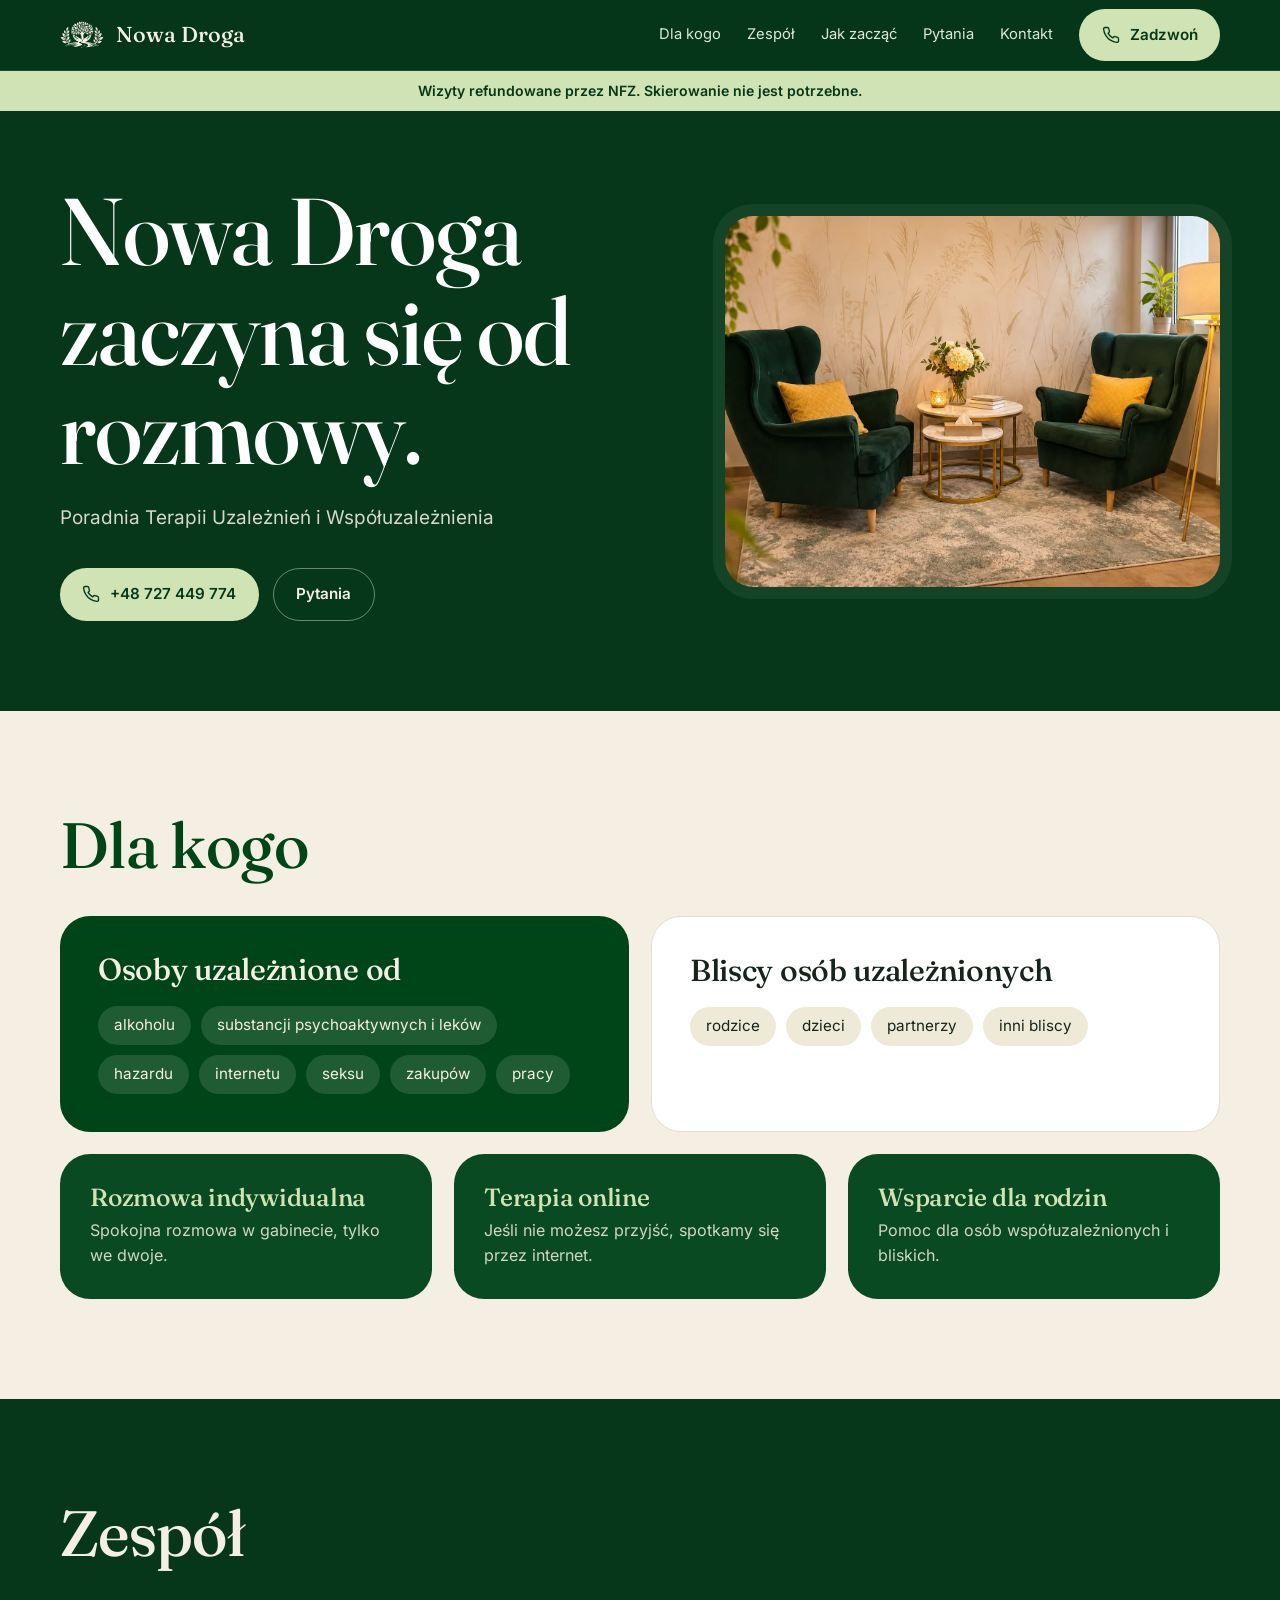
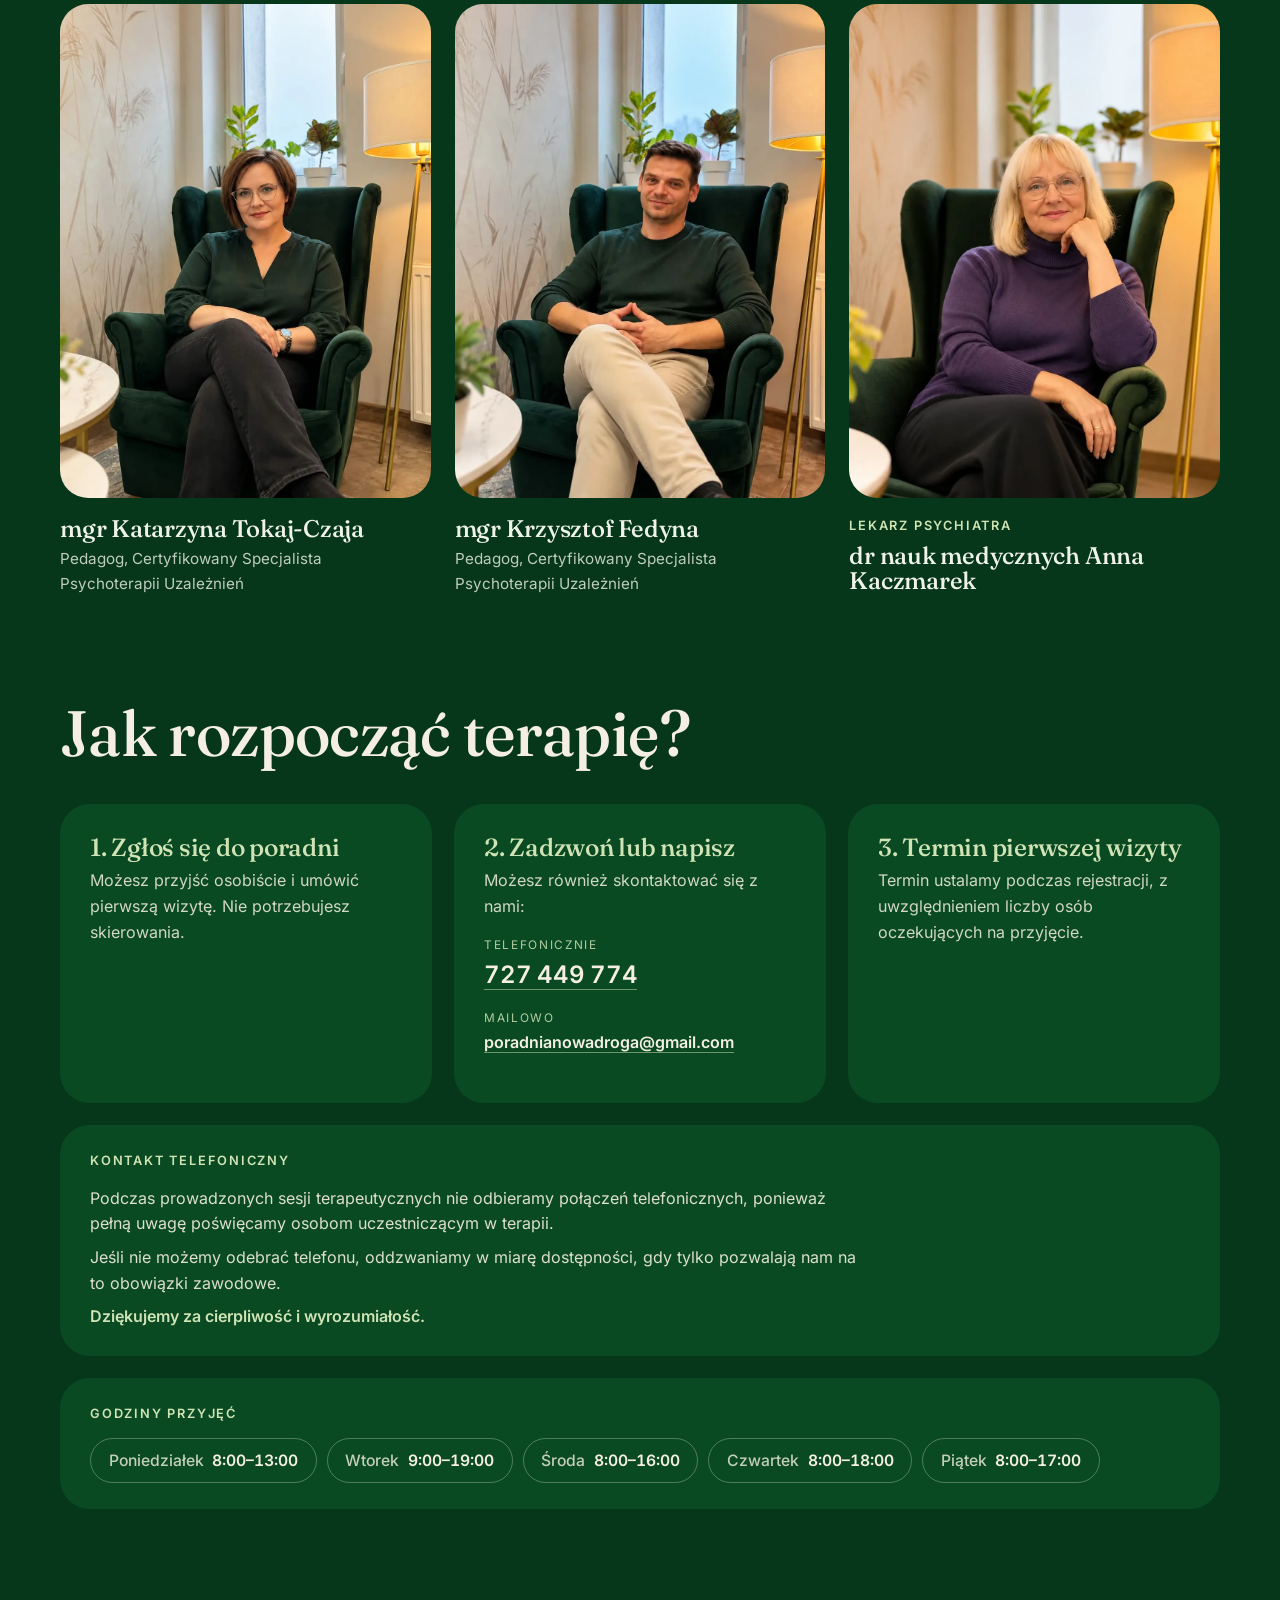
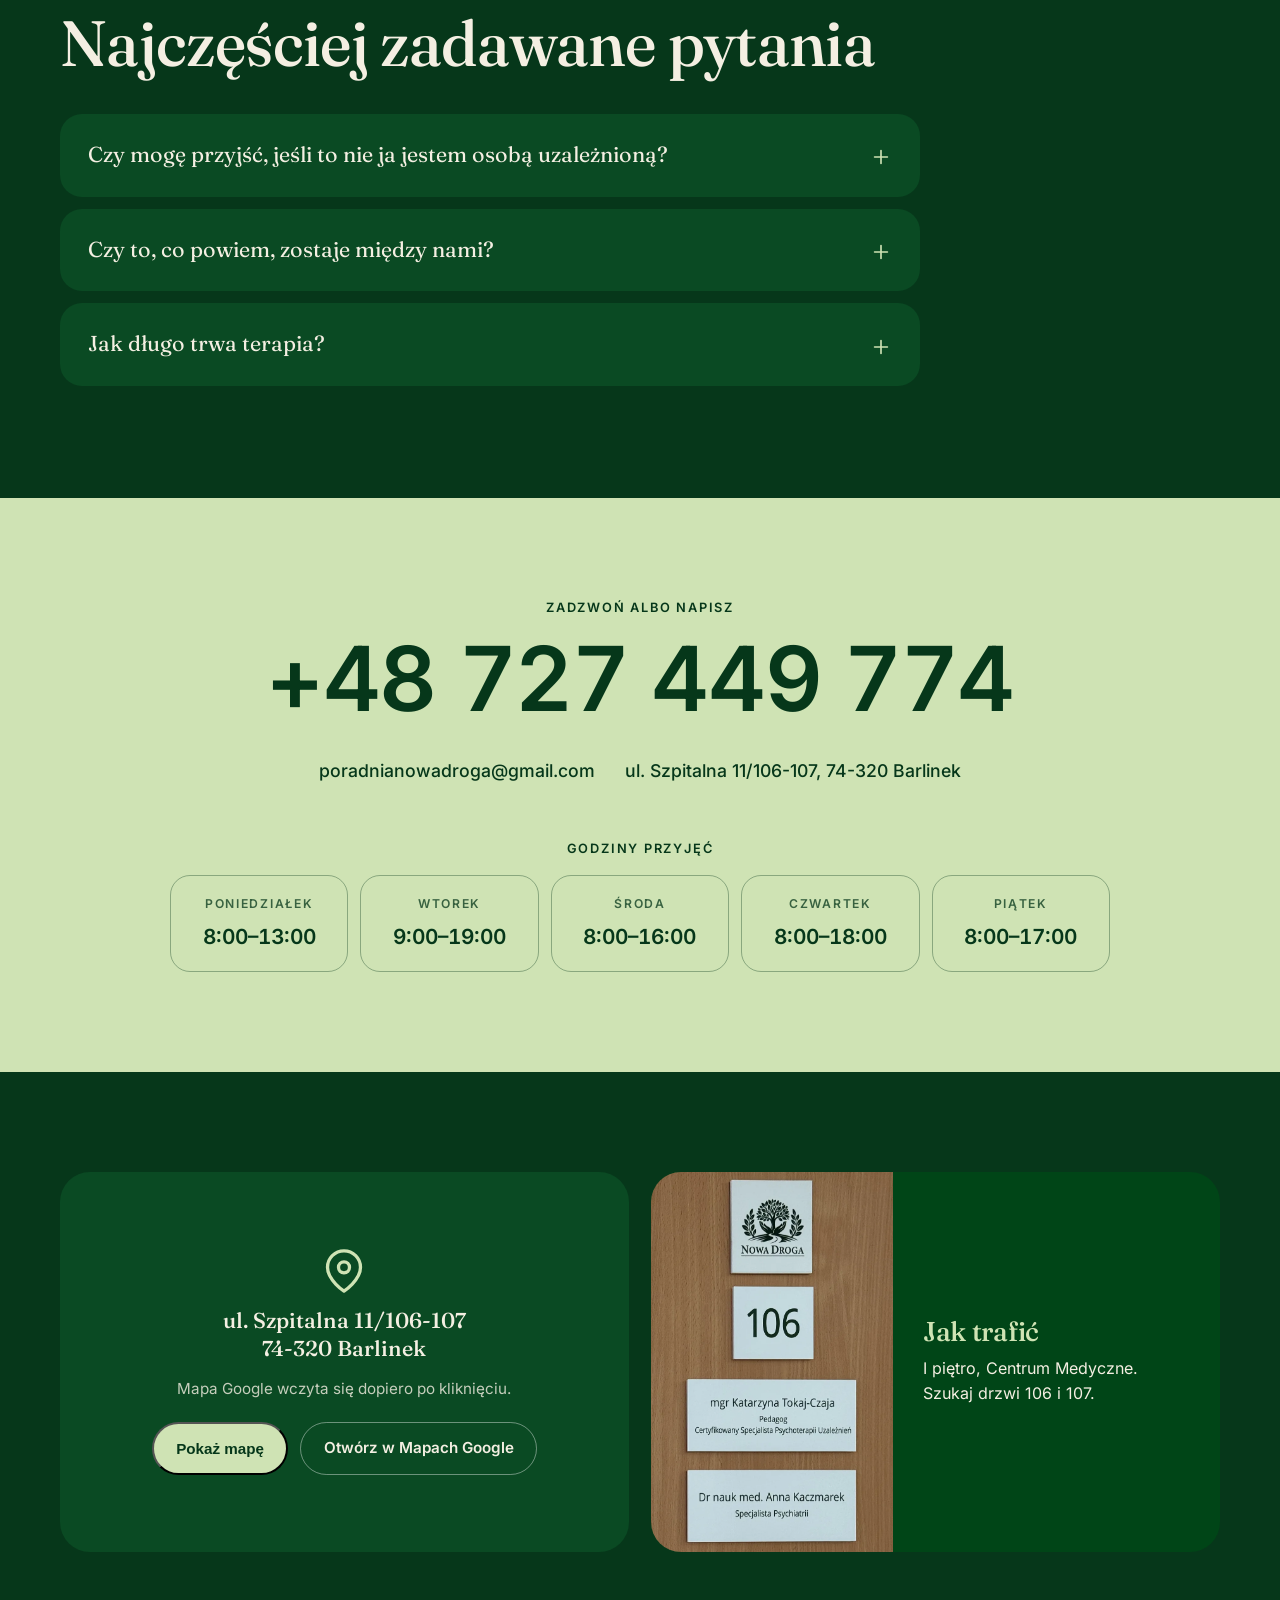
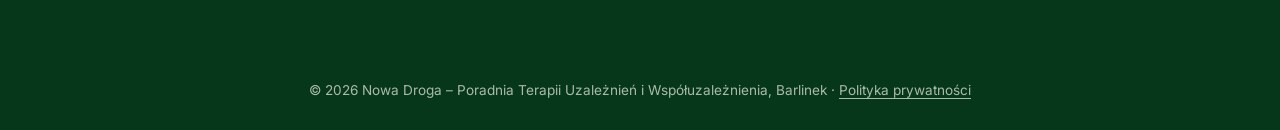
<file: index.html>
<!DOCTYPE html>
<html lang="pl">
<head>
<meta charset="UTF-8">
<meta name="viewport" content="width=device-width, initial-scale=1">
<title>Nowa Droga – Poradnia Terapii Uzależnień i Współuzależnienia | Barlinek</title>
<meta name="description" content="Poradnia terapii uzależnień i współuzależnienia w Barlinku. Wizyty refundowane przez NFZ, bez skierowania. Katarzyna Tokaj-Czaja, Krzysztof Fedyna, Anna Kaczmarek.">
<meta name="theme-color" content="#06371a">
<meta name="color-scheme" content="only light">
<meta name="supported-color-schemes" content="light">
<link rel="icon" href="src/favicon/favicon.svg" type="image/svg+xml">
<link rel="icon" href="src/favicon/favicon.ico" sizes="any">
<link rel="apple-touch-icon" href="src/favicon/apple-touch-icon.png">
<link rel="manifest" href="src/favicon/site.webmanifest">
<link rel="canonical" href="https://nowadroga-katarzyna-tokaj-czaja.pl/">
<meta property="og:type" content="website">
<meta property="og:url" content="https://nowadroga-katarzyna-tokaj-czaja.pl/">
<meta property="og:title" content="Nowa Droga – Poradnia Terapii Uzależnień i Współuzależnienia">
<meta property="og:description" content="Wizyty refundowane przez NFZ, bez skierowania. Barlinek, ul. Szpitalna 11/106-107.">
<meta property="og:image" content="https://nowadroga-katarzyna-tokaj-czaja.pl/src/zdjecia/og-image.jpg">
<meta property="og:image:width" content="1200">
<meta property="og:image:height" content="630">
<meta property="og:image:alt" content="Gabinet poradni Nowa Droga: dwa zielone fotele i stolik">
<meta name="twitter:card" content="summary_large_image">
<link rel="preload" as="font" type="font/woff2" href="/src/fonts/fraunces-latin.woff2" crossorigin>
<link rel="preload" as="font" type="font/woff2" href="/src/fonts/inter-latin.woff2" crossorigin>
<style>
/* Fraunces latin-ext */
@font-face {
  font-family: 'Fraunces';
  font-style: normal;
  font-weight: 400 500;
  font-display: swap;
  src: url(/src/fonts/fraunces-latin-ext.woff2) format('woff2');
  unicode-range: U+0100-02BA, U+02BD-02C5, U+02C7-02CC, U+02CE-02D7, U+02DD-02FF, U+0304, U+0308, U+0329, U+1D00-1DBF, U+1E00-1E9F, U+1EF2-1EFF, U+2020, U+20A0-20AB, U+20AD-20C4, U+2113, U+2C60-2C7F, U+A720-A7FF;
}
/* Fraunces latin */
@font-face {
  font-family: 'Fraunces';
  font-style: normal;
  font-weight: 400 500;
  font-display: swap;
  src: url(/src/fonts/fraunces-latin.woff2) format('woff2');
  unicode-range: U+0000-00FF, U+0131, U+0152-0153, U+02BB-02BC, U+02C6, U+02DA, U+02DC, U+0304, U+0308, U+0329, U+2000-206F, U+20AC, U+2122, U+2191, U+2193, U+2212, U+2215, U+FEFF, U+FFFD;
}
/* Inter latin-ext */
@font-face {
  font-family: 'Inter';
  font-style: normal;
  font-weight: 400 600;
  font-display: swap;
  src: url(/src/fonts/inter-latin-ext.woff2) format('woff2');
  unicode-range: U+0100-02BA, U+02BD-02C5, U+02C7-02CC, U+02CE-02D7, U+02DD-02FF, U+0304, U+0308, U+0329, U+1D00-1DBF, U+1E00-1E9F, U+1EF2-1EFF, U+2020, U+20A0-20AB, U+20AD-20C4, U+2113, U+2C60-2C7F, U+A720-A7FF;
}
/* Inter latin */
@font-face {
  font-family: 'Inter';
  font-style: normal;
  font-weight: 400 600;
  font-display: swap;
  src: url(/src/fonts/inter-latin.woff2) format('woff2');
  unicode-range: U+0000-00FF, U+0131, U+0152-0153, U+02BB-02BC, U+02C6, U+02DA, U+02DC, U+0304, U+0308, U+0329, U+2000-206F, U+20AC, U+2122, U+2191, U+2193, U+2212, U+2215, U+FEFF, U+FFFD;
}
:root{--loader-bg:#06371a;--loader-fg:#f4efe2}

*,*::before,*::after{box-sizing:border-box}
:root{color-scheme:only light}
html{scroll-behavior:smooth;-webkit-text-size-adjust:100%}
body{margin:0;font-family:var(--sans);color:var(--ink);background:var(--bg);line-height:1.6;-webkit-font-smoothing:antialiased}
img{max-width:100%;height:auto;display:block}
a{color:inherit}
h1,h2,h3,p,ul{margin:0}
ul{padding:0;list-style:none}
.wrap{width:min(1160px,100% - 40px);margin-inline:auto}
.sr{position:absolute;width:1px;height:1px;overflow:hidden;clip:rect(0 0 0 0);white-space:nowrap}
:focus-visible{outline:2px solid var(--accent);outline-offset:3px}
.mk{display:block;background:currentColor;-webkit-mask:var(--m) center/contain no-repeat;mask:var(--m) center/contain no-repeat}
.mk-logo{--m:url(src/logo/logo.svg);aspect-ratio:309/282}
.mk-znak{--m:url(src/logo/znak.svg);aspect-ratio:309/193}
/* loader */
.loader{position:fixed;inset:0;z-index:200;display:none;place-items:center;background:var(--loader-bg);color:var(--loader-fg);cursor:pointer;transition:opacity .6s ease}
html.loading .loader{display:grid}
.loader.out{opacity:0;pointer-events:none}
.loader .mk{width:min(74vw,400px);animation:lg 1.3s cubic-bezier(.2,.7,.2,1) both}
@keyframes lg{from{opacity:0;transform:translateY(14px) scale(.94)}to{opacity:1;transform:none}}
html.loading body{overflow:hidden}
/* reveal */
html.js .rv{opacity:0;transform:translateY(22px);transition:opacity .8s ease,transform .8s ease}
html.js .rv.in{opacity:1;transform:none}
/* faq */
details>summary{list-style:none;cursor:pointer}
details>summary::-webkit-details-marker{display:none}
.ic{width:22px;height:22px;flex:none}
.ic svg{width:100%;height:100%}
@media (prefers-reduced-motion:reduce){html{scroll-behavior:auto}html.js .rv{opacity:1;transform:none;transition:none}.loader .mk{animation:none}}


:root{--bg:#06371a;--ink:#eef2e8;--g:#004517;--deep:#06371a;--deep2:#0a4a23;--cream:#f4efe2;--lime:#cfe3b4;--accent:#cfe3b4;--serif:'Fraunces',Georgia,serif;--sans:'Inter',system-ui,sans-serif}
body{background:var(--deep)}
h1,h2,h3{font-family:var(--serif);font-weight:500;line-height:1.05;margin:0;letter-spacing:-.01em}
header{position:sticky;top:0;z-index:50;background:rgba(6,55,26,.88);backdrop-filter:blur(12px);border-bottom:1px solid rgba(255,255,255,.1)}
.nav{display:flex;align-items:center;justify-content:space-between;height:70px;gap:20px}
.brand{display:flex;align-items:center;gap:12px;text-decoration:none;color:var(--cream)}
.brand .mk{width:44px}
.brand b{font-family:var(--serif);font-weight:500;font-size:1.35rem}
.links{display:flex;align-items:center;gap:26px;font-size:.92rem}
.links a{text-decoration:none;color:#dfe8d6}
.links a:hover{color:#fff}
.btn{display:inline-flex;align-items:center;gap:10px;padding:.85rem 1.4rem;border-radius:999px;background:var(--lime);color:var(--deep)!important;text-decoration:none;font-weight:600;font-size:.95rem;transition:transform .2s}
.btn:hover{transform:translateY(-2px)}
.btn .ic{width:18px;height:18px}
.btn.o{background:transparent;color:var(--cream)!important;border:1px solid rgba(255,255,255,.4)}
.burger{display:none;background:none;border:0;padding:8px;color:var(--cream)}
.burger span{display:block;width:24px;height:2px;background:currentColor;margin:5px 0}
.nfz{background:var(--lime);color:var(--deep);text-align:center;font-weight:600;font-size:.88rem;padding:.55rem 1rem}
.hero{padding:70px 0 90px;color:var(--cream)}
.hero .wrap{display:grid;grid-template-columns:1.1fr .9fr;gap:60px;align-items:center}
.hero h1{font-size:clamp(3.2rem,7.4vw,6.6rem);margin-bottom:24px}
.hero h1{color:#fff}
.hero p{font-size:1.18rem;opacity:.88;max-width:none;text-wrap:balance;margin-bottom:34px}
.cta{display:flex;flex-wrap:wrap;gap:14px}
.arch{border-radius:28px;overflow:hidden;aspect-ratio:4/3;box-shadow:0 0 0 12px rgba(255,255,255,.06)}
.arch img{width:100%;height:100%;object-fit:cover}
.light{background:var(--cream);color:#16241b}
.light h2,.light h3{color:var(--g)}
section.s{padding:100px 0}
h2.big{font-size:clamp(2.4rem,5vw,4.2rem);margin-bottom:38px}
.two{display:grid;grid-template-columns:1fr 1fr;gap:22px}
.box{border-radius:30px;padding:38px;background:var(--g);color:var(--cream)}
.box.l{background:#fff;color:#16241b;border:1px solid #e4dfcf}
.box h3{font-size:1.9rem;margin-bottom:20px;color:inherit}
.box ul{display:flex;flex-wrap:wrap;gap:10px}
.box li{padding:.45rem 1rem;border-radius:999px;background:rgba(255,255,255,.12);font-size:.95rem}
.box.l li{background:#efe9d8}
.trio{display:grid;grid-template-columns:repeat(3,1fr);gap:22px;margin-top:22px}
.trio div{border-radius:30px;padding:30px;background:var(--deep2);color:var(--cream)}
.trio h3{font-size:1.55rem;margin-bottom:8px;color:var(--lime)}
.trio p{opacity:.85}
.tgrid{display:grid;grid-template-columns:repeat(3,1fr);gap:24px}
.person .pic{border-radius:28px;overflow:hidden;aspect-ratio:3/4;background:var(--g);display:grid;place-items:center}
.person .pic img{width:100%;height:100%;object-fit:cover}
.person .pic .mk{width:46%;color:rgba(255,255,255,.88)}
.person h3{font-size:1.5rem;margin:18px 0 6px}
.person p{opacity:.8;font-size:.95rem;max-width:30ch}
.person p.role{opacity:1;color:var(--lime);font-size:.8rem;font-weight:600;letter-spacing:.14em;text-transform:uppercase;margin:18px 0 6px}
.person p.role + h3{margin-top:0}
.pic.ph{background:var(--g)}
.faq{max-width:860px}
.faq details{background:var(--deep2);border-radius:22px;margin-bottom:12px;color:var(--cream)}
.faq summary{display:flex;justify-content:space-between;align-items:center;gap:20px;padding:24px 28px;font-family:var(--serif);font-size:1.35rem}
.faq .pl{transition:transform .3s;color:var(--lime)}
.faq details[open] .pl{transform:rotate(45deg)}
.faq details p{padding:0 28px 26px;opacity:.85;max-width:60ch}
.big-phone{background:var(--lime);color:var(--deep);padding:100px 0;text-align:center}
.big-phone p.k{font-weight:600;letter-spacing:.14em;text-transform:uppercase;font-size:.8rem;margin-bottom:12px}
.big-phone a.tel{display:block;font-family:var(--sans);font-weight:700;font-variant-numeric:lining-nums tabular-nums;letter-spacing:-.015em;font-size:clamp(2.1rem,8.2vw,5.6rem);text-decoration:none;line-height:1.1;margin-bottom:28px}
.big-phone .row{display:flex;flex-wrap:wrap;gap:12px 30px;justify-content:center;font-weight:500;font-size:1.1rem}
.big-phone a{text-decoration:none}
.hrs{margin-top:54px}
.hrs p.k{margin-bottom:16px}
.hrs ul{display:grid;grid-template-columns:repeat(5,1fr);gap:12px;max-width:940px;margin:0 auto}
.hrs li{border:1px solid rgba(6,55,26,.35);border-radius:20px;padding:18px 10px}
.hrs b{display:block;font-weight:600;font-size:.76rem;letter-spacing:.14em;text-transform:uppercase;opacity:.75;margin-bottom:6px}
.hrs span{font-family:var(--sans);font-weight:600;font-variant-numeric:lining-nums tabular-nums;font-size:1.3rem}
.steps3 a{color:var(--lime);font-weight:600}
.steps3 .cont{display:grid;gap:14px;margin:16px 0 18px}
.steps3 .cont span{display:block;font-size:.74rem;letter-spacing:.14em;text-transform:uppercase;color:var(--lime);opacity:.85;margin-bottom:2px}
.steps3 .cont a{color:var(--cream);text-decoration:none;font-size:1rem;overflow-wrap:anywhere;border-bottom:1px solid rgba(207,227,180,.5)}
.steps3 .cont a.ph{font-size:1.5rem;font-weight:700;letter-spacing:-.01em;white-space:nowrap;font-variant-numeric:lining-nums tabular-nums}
.steps3 .trio p.note{font-size:.92rem;opacity:.78;padding-top:14px;border-top:1px solid rgba(255,255,255,.14)}
.hstrip{margin-top:22px;border-radius:30px;padding:26px 30px;background:var(--deep2);color:var(--cream)}
.hstrip p.k{font-size:.8rem;letter-spacing:.14em;text-transform:uppercase;font-weight:600;color:var(--lime);margin-bottom:14px}
.hstrip.pnote p:not(.k){opacity:.9;max-width:78ch;margin-bottom:8px}
.hstrip.pnote p.th{color:var(--lime);font-weight:600;opacity:1;margin-bottom:0}
.hstrip ul{display:flex;flex-wrap:wrap;gap:10px}
.hstrip li{border:1px solid rgba(255,255,255,.28);border-radius:999px;padding:.55rem 1.1rem;font-size:.98rem}
.hstrip b{font-weight:500;opacity:.8;margin-right:.55em}
.hstrip span{font-weight:600;font-variant-numeric:lining-nums tabular-nums}
.where{display:grid;grid-template-columns:1fr 1fr;gap:22px}
.where .map{border-radius:30px;overflow:hidden;min-height:380px}
.where iframe{width:100%;height:100%;min-height:380px;border:0}
.mapf{display:grid;place-content:center;justify-items:center;gap:14px;text-align:center;min-height:380px;height:100%;background:var(--deep2);color:var(--cream);padding:30px}
.mapf .ic{width:44px;height:44px;color:var(--lime)}
.mapf strong{font-family:var(--serif);font-weight:500;font-size:1.35rem;line-height:1.3}
.mapf p{opacity:.8;font-size:.95rem}
.mapf .mapb{display:flex;flex-wrap:wrap;gap:12px;justify-content:center;margin-top:6px}
footer a{color:inherit;text-underline-offset:3px}
.where .door{border-radius:30px;overflow:hidden;background:var(--g);color:var(--cream);display:grid;grid-template-columns:.85fr 1.15fr;align-items:stretch}
.where .door img{width:100%;height:100%;object-fit:cover}
.where .door div{padding:30px;align-self:center}
.where .door h3{font-size:1.7rem;color:var(--lime);margin-bottom:10px}
footer{padding:28px 0;text-align:center;font-size:.85rem;color:#a9bba8}
@media (max-width:900px){
 .links{position:absolute;left:0;right:0;top:100%;background:var(--deep);flex-direction:column;align-items:flex-start;padding:10px 20px 24px;gap:0;display:none;border-bottom:1px solid rgba(255,255,255,.1)}
 .links a{padding:14px 0;width:100%}
 .links .btn{width:auto;margin-top:8px;padding:.85rem 1.4rem}
 header.open .links{display:flex}
 .burger{display:block}
 .hero{padding:36px 0 60px}.hero .wrap{grid-template-columns:1fr;gap:40px}
 .arch{max-width:380px;order:-1;margin-inline:auto}
 .two,.trio,.tgrid,.where{grid-template-columns:1fr}.tgrid{max-width:380px;margin-inline:auto}
 .where .door{grid-template-columns:1fr}.where .door img{max-height:none;aspect-ratio:4/5;object-position:center 60%}
 section.s{padding:68px 0}
 .hrs ul{grid-template-columns:1fr;gap:8px}.hrs li{display:flex;justify-content:space-between;align-items:center;padding:14px 18px;border-radius:16px}.hrs b{margin:0}
}

</style>
<script>
(function(){var h=document.documentElement;h.classList.add('js');
try{if(sessionStorage.getItem('nd')||(window.matchMedia&&matchMedia('(prefers-reduced-motion: reduce)').matches))return;sessionStorage.setItem('nd','1')}catch(e){return}
h.classList.add('loading');
function end(){var l=document.querySelector('.loader');if(l)l.classList.add('out');setTimeout(function(){h.classList.remove('loading')},650)}
window.__ndEnd=end;setTimeout(end,2100);
})();
</script>
<script type="application/ld+json">{"@context": "https://schema.org", "@type": "MedicalBusiness", "name": "Nowa Droga – Poradnia Terapii Uzależnień i Współuzależnienia", "image": "https://nowadroga-katarzyna-tokaj-czaja.pl/src/zdjecia/og-image.jpg", "url": "https://nowadroga-katarzyna-tokaj-czaja.pl/", "telephone": "+48 727 449 774", "email": "poradnianowadroga@gmail.com", "address": {"@type": "PostalAddress", "streetAddress": "ul. Szpitalna 11/106-107", "addressLocality": "Barlinek", "postalCode": "74-320", "addressCountry": "PL"}, "openingHoursSpecification": [{"@type": "OpeningHoursSpecification", "dayOfWeek": "Monday", "opens": "08:00", "closes": "13:00"}, {"@type": "OpeningHoursSpecification", "dayOfWeek": "Tuesday", "opens": "09:00", "closes": "19:00"}, {"@type": "OpeningHoursSpecification", "dayOfWeek": "Wednesday", "opens": "08:00", "closes": "16:00"}, {"@type": "OpeningHoursSpecification", "dayOfWeek": "Thursday", "opens": "08:00", "closes": "18:00"}, {"@type": "OpeningHoursSpecification", "dayOfWeek": "Friday", "opens": "08:00", "closes": "17:00"}]}</script>
</head>
<body>
<div class="loader" aria-hidden="true"><div class="mk mk-logo"></div></div>
<header data-nav>
<div class="wrap nav">
<a class="brand" href="#"><span class="mk mk-znak"></span><b>Nowa Droga</b></a>
<button class="burger" data-burger aria-label="Menu" aria-expanded="false"><span></span><span></span><span></span></button>
<nav class="links" aria-label="Menu główne">
<a href="#dla-kogo">Dla kogo</a><a href="#zespol">Zespół</a><a href="#terapia">Jak zacząć</a><a href="#pytania">Pytania</a><a href="#kontakt">Kontakt</a>
<a class="btn" href="tel:+48727449774"><span class="ic"><svg viewBox="0 0 24 24" fill="none" stroke="currentColor" stroke-width="1.8" stroke-linecap="round" stroke-linejoin="round" aria-hidden="true"><path d="M22 16.9v3a2 2 0 0 1-2.2 2 19.8 19.8 0 0 1-8.6-3.1 19.5 19.5 0 0 1-6-6A19.8 19.8 0 0 1 2.1 4.2 2 2 0 0 1 4.1 2h3a2 2 0 0 1 2 1.7c.1.9.4 1.9.7 2.8a2 2 0 0 1-.5 2.1L8.1 9.9a16 16 0 0 0 6 6l1.3-1.3a2 2 0 0 1 2.1-.4c.9.3 1.8.6 2.8.7a2 2 0 0 1 1.7 2z"/></svg></span>Zadzwoń</a>
</nav>
</div>
</header>
<div class="nfz">Wizyty refundowane przez NFZ. Skierowanie nie jest potrzebne.</div>
<main>
<section class="hero"><div class="wrap">
<div>
<h1>Nowa Droga zaczyna się od rozmowy.</h1>
<p>Poradnia Terapii Uzależnień i Współuzależnienia</p>
<div class="cta"><a class="btn" href="tel:+48727449774"><span class="ic"><svg viewBox="0 0 24 24" fill="none" stroke="currentColor" stroke-width="1.8" stroke-linecap="round" stroke-linejoin="round" aria-hidden="true"><path d="M22 16.9v3a2 2 0 0 1-2.2 2 19.8 19.8 0 0 1-8.6-3.1 19.5 19.5 0 0 1-6-6A19.8 19.8 0 0 1 2.1 4.2 2 2 0 0 1 4.1 2h3a2 2 0 0 1 2 1.7c.1.9.4 1.9.7 2.8a2 2 0 0 1-.5 2.1L8.1 9.9a16 16 0 0 0 6 6l1.3-1.3a2 2 0 0 1 2.1-.4c.9.3 1.8.6 2.8.7a2 2 0 0 1 1.7 2z"/></svg></span>+48 727 449 774</a><a class="btn o" href="#pytania">Pytania</a></div>
</div>
<div class="arch"><img src="src/zdjecia/gabinet-render.webp" width="1357" height="1018" alt="Wnętrze gabinetu: dwa zielone fotele z żółtymi poduszkami, stolik i lampa przy ścianie z motywem trzcin" fetchpriority="high" decoding="async"></div>
</div></section>

<section class="s light" id="dla-kogo"><div class="wrap">
<h2 class="big rv">Dla kogo</h2>
<div class="two"><div class="box  rv"><h3>Osoby uzależnione od</h3><ul><li>alkoholu</li><li>substancji psychoaktywnych i leków</li><li>hazardu</li><li>internetu</li><li>seksu</li><li>zakupów</li><li>pracy</li></ul></div><div class="box l rv"><h3>Bliscy osób uzależnionych</h3><ul><li>rodzice</li><li>dzieci</li><li>partnerzy</li><li>inni bliscy</li></ul></div></div>
<div class="trio" style="margin-top:22px"><div class="rv"><h3>Rozmowa indywidualna</h3><p>Spokojna rozmowa w gabinecie, tylko we dwoje.</p></div><div class="rv"><h3>Terapia online</h3><p>Jeśli nie możesz przyjść, spotkamy się przez internet.</p></div><div class="rv"><h3>Wsparcie dla rodzin</h3><p>Pomoc dla osób współuzależnionych i bliskich.</p></div></div>
</div></section>

<section class="s" id="zespol"><div class="wrap">
<h2 class="big rv" style="color:var(--cream)">Zespół</h2>
<div class="tgrid"><article class="person rv"><div class="pic"><img src="src/zdjecia/kasia.webp" width="1000" height="1333" alt="Katarzyna Tokaj-Czaja w fotelu w gabinecie poradni" loading="lazy" decoding="async"></div><h3>mgr Katarzyna Tokaj-Czaja</h3><p>Pedagog, Certyfikowany Specjalista Psychoterapii Uzależnień</p></article>
<article class="person rv"><div class="pic"><img src="src/zdjecia/krzysiek.webp" width="1000" height="1333" alt="Krzysztof Fedyna w fotelu w gabinecie poradni" loading="lazy" decoding="async"></div><h3>mgr Krzysztof Fedyna</h3><p>Pedagog, Certyfikowany Specjalista Psychoterapii Uzależnień</p></article>
<article class="person rv"><div class="pic"><img src="src/zdjecia/ania.webp" width="1000" height="1333" alt="Anna Kaczmarek w fotelu w gabinecie poradni" loading="lazy" decoding="async"></div><p class="role">Lekarz psychiatra</p><h3>dr nauk medycznych Anna Kaczmarek</h3></article></div>
</div></section>

<section class="s steps3" id="terapia" style="padding-top:0"><div class="wrap">
<h2 class="big rv" style="color:var(--cream)">Jak rozpocząć terapię?</h2>
<div class="trio" style="margin-top:0">
<div class="rv"><h3>1. Zgłoś się do poradni</h3><p>Możesz przyjść osobiście i umówić pierwszą wizytę. Nie potrzebujesz skierowania.</p></div>
<div class="rv"><h3>2. Zadzwoń lub napisz</h3><p>Możesz również skontaktować się z nami:</p>
<ul class="cont"><li><span>Telefonicznie</span><a class="ph" href="tel:+48727449774">727 449 774</a></li><li><span>Mailowo</span><a href="mailto:poradnianowadroga@gmail.com">poradnianowadroga@gmail.com</a></li></ul></div>
<div class="rv"><h3>3. Termin pierwszej wizyty</h3><p>Termin ustalamy podczas rejestracji, z uwzględnieniem liczby osób oczekujących na przyjęcie.</p></div>
</div>
<div class="hstrip pnote rv"><p class="k">Kontakt telefoniczny</p>
<p>Podczas prowadzonych sesji terapeutycznych nie odbieramy połączeń telefonicznych, ponieważ pełną uwagę poświęcamy osobom uczestniczącym w terapii.</p>
<p>Jeśli nie możemy odebrać telefonu, oddzwaniamy w miarę dostępności, gdy tylko pozwalają nam na to obowiązki zawodowe.</p>
<p class="th">Dziękujemy za cierpliwość i wyrozumiałość.</p></div>
<div class="hstrip rv"><p class="k">Godziny przyjęć</p><ul><li><b>Poniedziałek</b><span>8:00–13:00</span></li><li><b>Wtorek</b><span>9:00–19:00</span></li><li><b>Środa</b><span>8:00–16:00</span></li><li><b>Czwartek</b><span>8:00–18:00</span></li><li><b>Piątek</b><span>8:00–17:00</span></li></ul></div>
</div></section>

<section class="s" id="pytania" style="padding-top:0"><div class="wrap">
<h2 class="big rv" style="color:var(--cream)">Najczęściej zadawane pytania</h2>
<div class="faq">
<details class="rv"><summary><span>Czy mogę przyjść, jeśli to nie ja jestem osobą uzależnioną?</span><span class="ic pl"><svg viewBox="0 0 24 24" fill="none" stroke="currentColor" stroke-width="1.8" stroke-linecap="round" aria-hidden="true"><path d="M12 5v14M5 12h14"/></svg></span></summary><p>Tak. Pomagamy również bliskim osób uzależnionych oraz osobom doświadczającym trudności w relacjach z nimi.</p></details>
<details class="rv"><summary><span>Czy to, co powiem, zostaje między nami?</span><span class="ic pl"><svg viewBox="0 0 24 24" fill="none" stroke="currentColor" stroke-width="1.8" stroke-linecap="round" aria-hidden="true"><path d="M12 5v14M5 12h14"/></svg></span></summary><p>Tak. Obowiązuje nas tajemnica zawodowa. Twoje sprawy traktujemy z szacunkiem i dyskrecją, zgodnie z zasadami poufności i obowiązującymi przepisami.</p></details>
<details class="rv"><summary><span>Jak długo trwa terapia?</span><span class="ic pl"><svg viewBox="0 0 24 24" fill="none" stroke="currentColor" stroke-width="1.8" stroke-linecap="round" aria-hidden="true"><path d="M12 5v14M5 12h14"/></svg></span></summary><p>Czas terapii ustalamy indywidualnie. Zależy on od Twoich potrzeb, trudności i celów, nad którymi będziemy wspólnie pracować.</p></details>
</div>
</div></section>

<section class="big-phone" id="kontakt"><div class="wrap">
<p class="k rv">Zadzwoń albo napisz</p>
<a class="tel rv" href="tel:+48727449774">+48 727 449 774</a>
<div class="row rv"><a href="mailto:poradnianowadroga@gmail.com">poradnianowadroga@gmail.com</a><span>ul. Szpitalna 11/106-107, 74-320 Barlinek</span></div>
<div class="hrs rv"><p class="k">Godziny przyjęć</p><ul><li><b>Poniedziałek</b><span>8:00–13:00</span></li><li><b>Wtorek</b><span>9:00–19:00</span></li><li><b>Środa</b><span>8:00–16:00</span></li><li><b>Czwartek</b><span>8:00–18:00</span></li><li><b>Piątek</b><span>8:00–17:00</span></li></ul></div>
</div></section>

<section class="s"><div class="wrap where">
<div class="map rv"><div class="mapf" data-map="https://www.google.com/maps/embed?pb=!1m18!1m12!1m3!1d2397.209769790248!2d15.21021431580601!3d53.00316997991373!2m3!1f0!2f0!3f0!3m2!1i1024!2i768!4f13.1!3m3!1m2!1s0x47a8f9b7a2a40ba3%3A0x9ef33da4596c8fc3!2sSzpitalna%2011%2C%2074-320%20Barlinek!5e0!3m2!1spl!2spl!4v1650000000000!5m2!1spl!2spl"><span class="ic"><svg viewBox="0 0 24 24" fill="none" stroke="currentColor" stroke-width="1.8" stroke-linecap="round" stroke-linejoin="round" aria-hidden="true"><path d="M21 10c0 7-9 13-9 13S3 17 3 10a9 9 0 0 1 18 0z"/><circle cx="12" cy="10" r="3"/></svg></span><strong>ul. Szpitalna 11/106-107<br>74-320 Barlinek</strong><p>Mapa Google wczyta się dopiero po kliknięciu.</p><div class="mapb"><button type="button" class="btn" data-showmap>Pokaż mapę</button><a class="btn o" href="https://www.google.com/maps/search/?api=1&amp;query=Szpitalna+11%2C+74-320+Barlinek" target="_blank" rel="noopener">Otwórz w Mapach Google</a></div></div></div>
<div class="door rv"><img src="src/zdjecia/drzwi-106.webp" width="900" height="1200" alt="Drzwi poradni z numerem 106" loading="lazy" decoding="async"><div><h3>Jak trafić</h3><p>I piętro, Centrum Medyczne. Szukaj drzwi 106 i 107.</p></div></div>
</div></section>
</main>
<footer><div class="wrap">&copy; 2026 Nowa Droga – Poradnia Terapii Uzależnień i Współuzależnienia, Barlinek · <a href="polityka-prywatnosci/">Polityka prywatności</a></div></footer>
<script>
(function(){
var l=document.querySelector('.loader');if(l)l.addEventListener('click',function(){window.__ndEnd&&window.__ndEnd()});
var hd=document.querySelector('[data-nav]'),bt=document.querySelector('[data-burger]');
if(bt&&hd){bt.addEventListener('click',function(){var o=hd.classList.toggle('open');bt.setAttribute('aria-expanded',o)});
hd.querySelectorAll('a').forEach(function(a){a.addEventListener('click',function(){hd.classList.remove('open');bt.setAttribute('aria-expanded',false)})})}
var els=document.querySelectorAll('.rv');
if('IntersectionObserver' in window){var io=new IntersectionObserver(function(es){es.forEach(function(e){if(e.isIntersecting){e.target.classList.add('in');io.unobserve(e.target)}})},{threshold:.12,rootMargin:'0px 0px -6% 0px'});els.forEach(function(e){io.observe(e)})}else{els.forEach(function(e){e.classList.add('in')})}
})();
</script>
<script>
document.addEventListener('click',function(e){var b=e.target.closest&&e.target.closest('[data-showmap]');if(!b)return;
var f=b.closest('[data-map]'),i=document.createElement('iframe');i.title='Mapa dojazdu: Szpitalna 11, Barlinek';i.src=f.getAttribute('data-map');i.referrerPolicy='no-referrer-when-downgrade';i.allowFullscreen=true;f.replaceWith(i)});
</script>
</body>
</html>
</file>
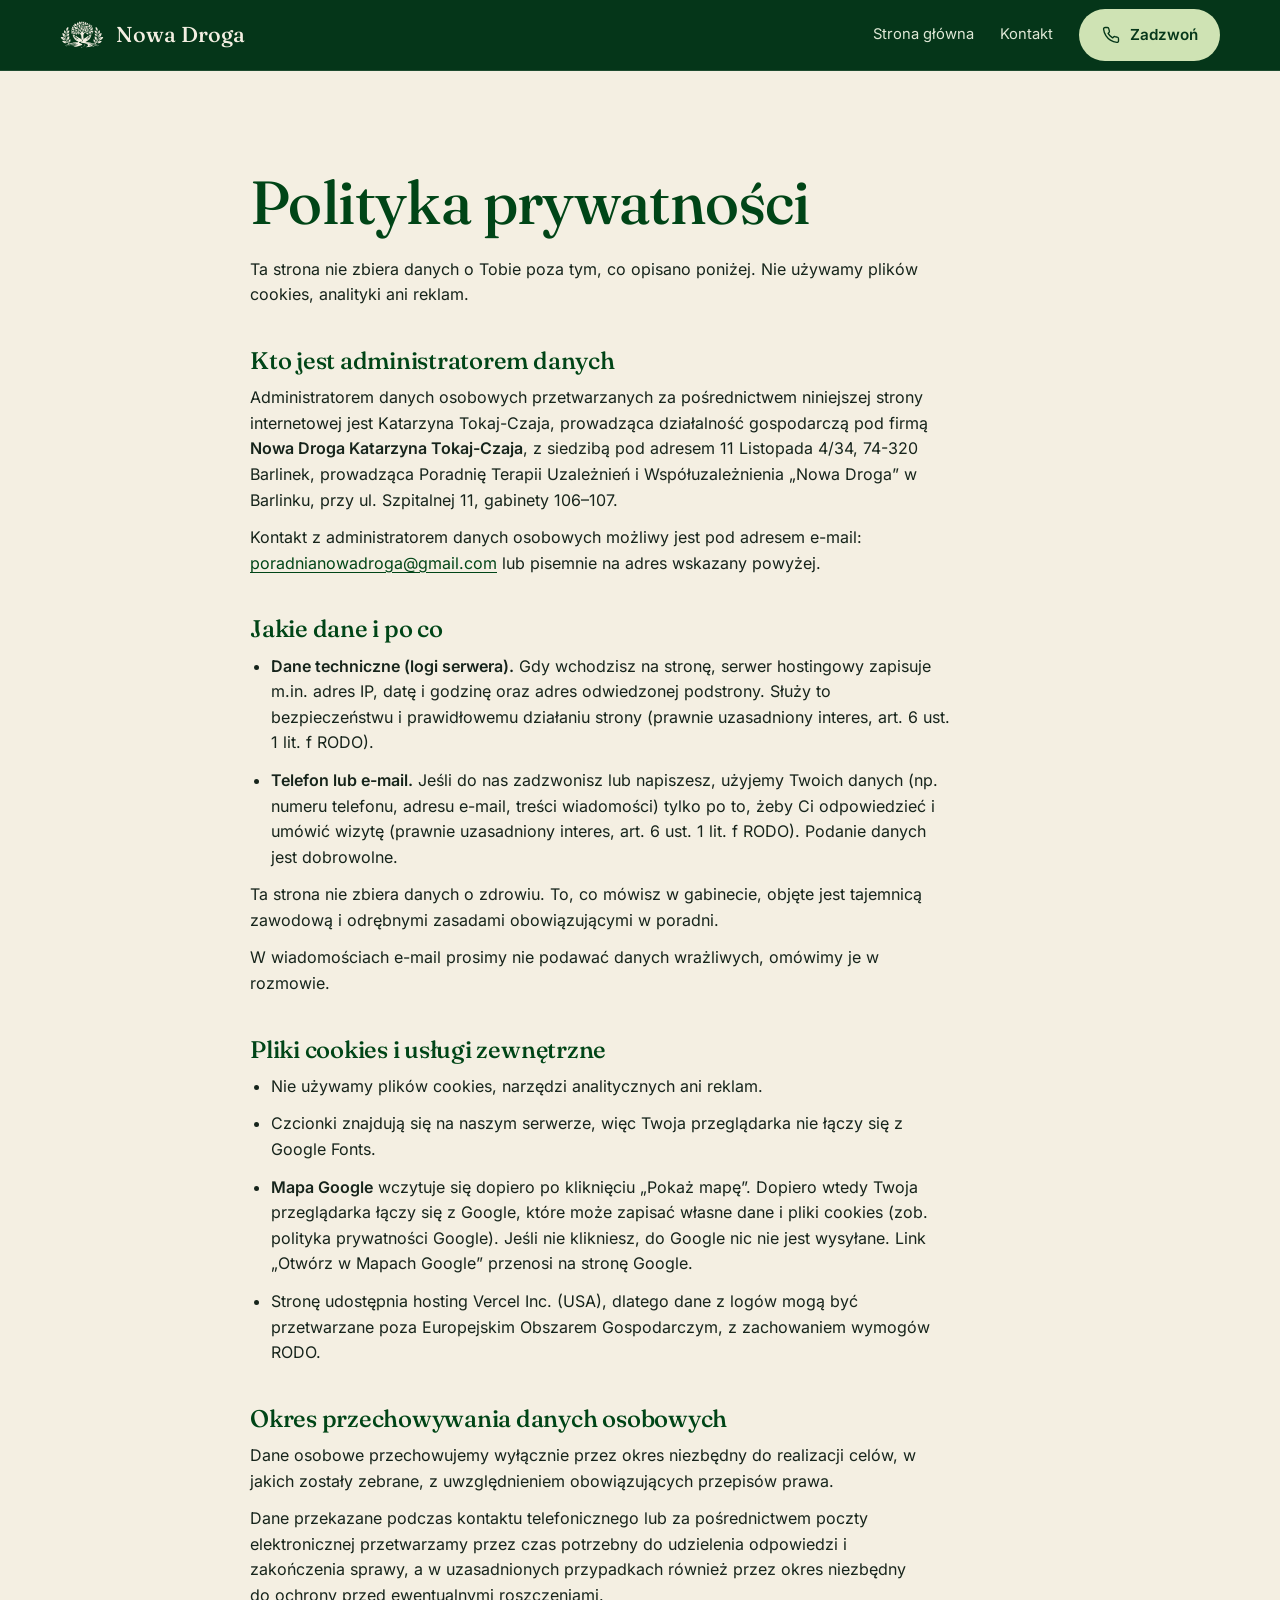
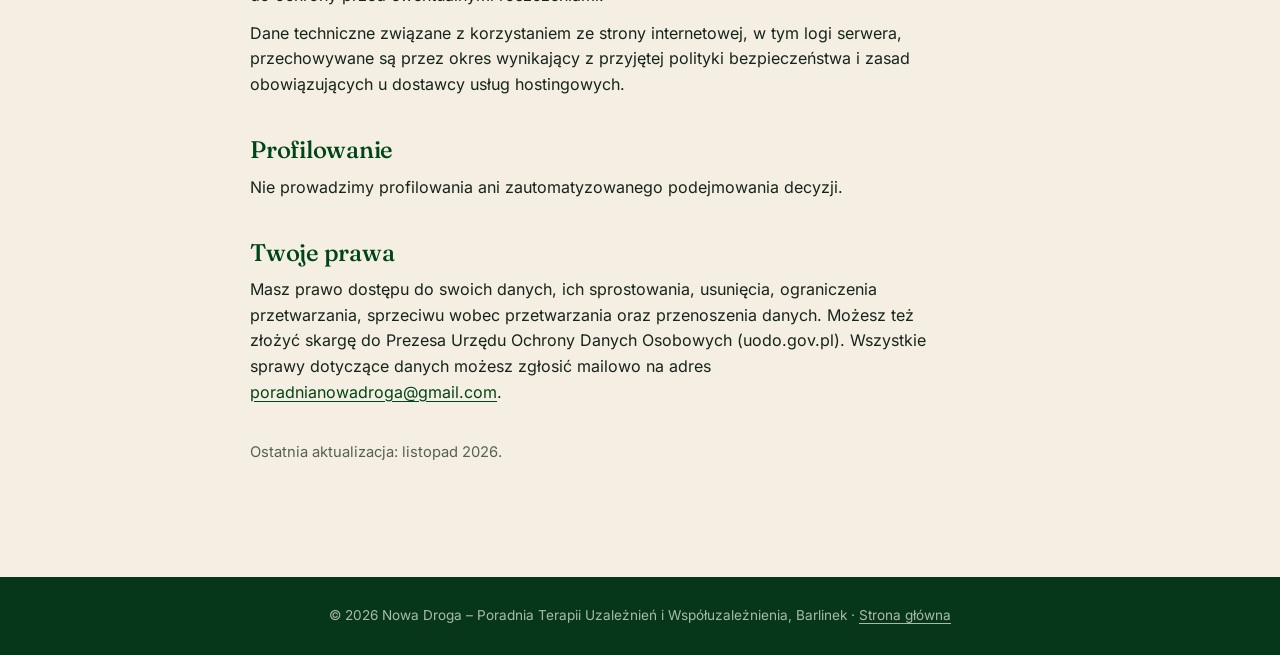
<file: polityka-prywatnosci/index.html>
<!DOCTYPE html>
<html lang="pl">
<head>
<meta charset="UTF-8">
<base href="/">
<meta name="viewport" content="width=device-width, initial-scale=1">
<title>Polityka prywatności | Nowa Droga – Poradnia Terapii Uzależnień i Współuzależnienia</title>
<meta name="description" content="Polityka prywatności strony Nowa Droga: kto jest administratorem danych, jakie dane zbieramy i jakie masz prawa.">
<meta name="theme-color" content="#06371a">
<meta name="color-scheme" content="only light">
<meta name="supported-color-schemes" content="light">
<link rel="icon" href="src/favicon/favicon.svg" type="image/svg+xml">
<link rel="icon" href="src/favicon/favicon.ico" sizes="any">
<link rel="apple-touch-icon" href="src/favicon/apple-touch-icon.png">
<link rel="manifest" href="src/favicon/site.webmanifest">
<link rel="canonical" href="https://nowadroga-katarzyna-tokaj-czaja.pl/polityka-prywatnosci/">
<meta property="og:type" content="website">
<meta property="og:url" content="https://nowadroga-katarzyna-tokaj-czaja.pl/polityka-prywatnosci/">
<meta property="og:title" content="Polityka prywatności – Nowa Droga">
<meta property="og:description" content="Wizyty refundowane przez NFZ, bez skierowania. Barlinek, ul. Szpitalna 11/106-107.">
<meta property="og:image" content="https://nowadroga-katarzyna-tokaj-czaja.pl/src/zdjecia/og-image.jpg">
<meta property="og:image:width" content="1200">
<meta property="og:image:height" content="630">
<meta property="og:image:alt" content="Gabinet poradni Nowa Droga: dwa zielone fotele i stolik">
<meta name="twitter:card" content="summary_large_image">
<link rel="preload" as="font" type="font/woff2" href="/src/fonts/fraunces-latin.woff2" crossorigin>
<link rel="preload" as="font" type="font/woff2" href="/src/fonts/inter-latin.woff2" crossorigin>
<style>
/* Fraunces latin-ext */
@font-face {
  font-family: 'Fraunces';
  font-style: normal;
  font-weight: 400 500;
  font-display: swap;
  src: url(/src/fonts/fraunces-latin-ext.woff2) format('woff2');
  unicode-range: U+0100-02BA, U+02BD-02C5, U+02C7-02CC, U+02CE-02D7, U+02DD-02FF, U+0304, U+0308, U+0329, U+1D00-1DBF, U+1E00-1E9F, U+1EF2-1EFF, U+2020, U+20A0-20AB, U+20AD-20C4, U+2113, U+2C60-2C7F, U+A720-A7FF;
}
/* Fraunces latin */
@font-face {
  font-family: 'Fraunces';
  font-style: normal;
  font-weight: 400 500;
  font-display: swap;
  src: url(/src/fonts/fraunces-latin.woff2) format('woff2');
  unicode-range: U+0000-00FF, U+0131, U+0152-0153, U+02BB-02BC, U+02C6, U+02DA, U+02DC, U+0304, U+0308, U+0329, U+2000-206F, U+20AC, U+2122, U+2191, U+2193, U+2212, U+2215, U+FEFF, U+FFFD;
}
/* Inter latin-ext */
@font-face {
  font-family: 'Inter';
  font-style: normal;
  font-weight: 400 600;
  font-display: swap;
  src: url(/src/fonts/inter-latin-ext.woff2) format('woff2');
  unicode-range: U+0100-02BA, U+02BD-02C5, U+02C7-02CC, U+02CE-02D7, U+02DD-02FF, U+0304, U+0308, U+0329, U+1D00-1DBF, U+1E00-1E9F, U+1EF2-1EFF, U+2020, U+20A0-20AB, U+20AD-20C4, U+2113, U+2C60-2C7F, U+A720-A7FF;
}
/* Inter latin */
@font-face {
  font-family: 'Inter';
  font-style: normal;
  font-weight: 400 600;
  font-display: swap;
  src: url(/src/fonts/inter-latin.woff2) format('woff2');
  unicode-range: U+0000-00FF, U+0131, U+0152-0153, U+02BB-02BC, U+02C6, U+02DA, U+02DC, U+0304, U+0308, U+0329, U+2000-206F, U+20AC, U+2122, U+2191, U+2193, U+2212, U+2215, U+FEFF, U+FFFD;
}
:root{--loader-bg:#06371a;--loader-fg:#f4efe2}

*,*::before,*::after{box-sizing:border-box}
:root{color-scheme:only light}
html{scroll-behavior:smooth;-webkit-text-size-adjust:100%}
body{margin:0;font-family:var(--sans);color:var(--ink);background:var(--bg);line-height:1.6;-webkit-font-smoothing:antialiased}
img{max-width:100%;height:auto;display:block}
a{color:inherit}
h1,h2,h3,p,ul{margin:0}
ul{padding:0;list-style:none}
.wrap{width:min(1160px,100% - 40px);margin-inline:auto}
.sr{position:absolute;width:1px;height:1px;overflow:hidden;clip:rect(0 0 0 0);white-space:nowrap}
:focus-visible{outline:2px solid var(--accent);outline-offset:3px}
.mk{display:block;background:currentColor;-webkit-mask:var(--m) center/contain no-repeat;mask:var(--m) center/contain no-repeat}
.mk-logo{--m:url(src/logo/logo.svg);aspect-ratio:309/282}
.mk-znak{--m:url(src/logo/znak.svg);aspect-ratio:309/193}
/* loader */
.loader{position:fixed;inset:0;z-index:200;display:none;place-items:center;background:var(--loader-bg);color:var(--loader-fg);cursor:pointer;transition:opacity .6s ease}
html.loading .loader{display:grid}
.loader.out{opacity:0;pointer-events:none}
.loader .mk{width:min(74vw,400px);animation:lg 1.3s cubic-bezier(.2,.7,.2,1) both}
@keyframes lg{from{opacity:0;transform:translateY(14px) scale(.94)}to{opacity:1;transform:none}}
html.loading body{overflow:hidden}
/* reveal */
html.js .rv{opacity:0;transform:translateY(22px);transition:opacity .8s ease,transform .8s ease}
html.js .rv.in{opacity:1;transform:none}
/* faq */
details>summary{list-style:none;cursor:pointer}
details>summary::-webkit-details-marker{display:none}
.ic{width:22px;height:22px;flex:none}
.ic svg{width:100%;height:100%}
@media (prefers-reduced-motion:reduce){html{scroll-behavior:auto}html.js .rv{opacity:1;transform:none;transition:none}.loader .mk{animation:none}}


:root{--bg:#06371a;--ink:#eef2e8;--g:#004517;--deep:#06371a;--deep2:#0a4a23;--cream:#f4efe2;--lime:#cfe3b4;--accent:#cfe3b4;--serif:'Fraunces',Georgia,serif;--sans:'Inter',system-ui,sans-serif}
body{background:var(--deep)}
h1,h2,h3{font-family:var(--serif);font-weight:500;line-height:1.05;margin:0;letter-spacing:-.01em}
header{position:sticky;top:0;z-index:50;background:rgba(6,55,26,.88);backdrop-filter:blur(12px);border-bottom:1px solid rgba(255,255,255,.1)}
.nav{display:flex;align-items:center;justify-content:space-between;height:70px;gap:20px}
.brand{display:flex;align-items:center;gap:12px;text-decoration:none;color:var(--cream)}
.brand .mk{width:44px}
.brand b{font-family:var(--serif);font-weight:500;font-size:1.35rem}
.links{display:flex;align-items:center;gap:26px;font-size:.92rem}
.links a{text-decoration:none;color:#dfe8d6}
.links a:hover{color:#fff}
.btn{display:inline-flex;align-items:center;gap:10px;padding:.85rem 1.4rem;border-radius:999px;background:var(--lime);color:var(--deep)!important;text-decoration:none;font-weight:600;font-size:.95rem;transition:transform .2s}
.btn:hover{transform:translateY(-2px)}
.btn .ic{width:18px;height:18px}
.btn.o{background:transparent;color:var(--cream)!important;border:1px solid rgba(255,255,255,.4)}
.burger{display:none;background:none;border:0;padding:8px;color:var(--cream)}
.burger span{display:block;width:24px;height:2px;background:currentColor;margin:5px 0}
.nfz{background:var(--lime);color:var(--deep);text-align:center;font-weight:600;font-size:.88rem;padding:.55rem 1rem}
.hero{padding:70px 0 90px;color:var(--cream)}
.hero .wrap{display:grid;grid-template-columns:1.1fr .9fr;gap:60px;align-items:center}
.hero h1{font-size:clamp(3.2rem,7.4vw,6.6rem);margin-bottom:24px}
.hero h1{color:#fff}
.hero p{font-size:1.18rem;opacity:.88;max-width:none;text-wrap:balance;margin-bottom:34px}
.cta{display:flex;flex-wrap:wrap;gap:14px}
.arch{border-radius:28px;overflow:hidden;aspect-ratio:4/3;box-shadow:0 0 0 12px rgba(255,255,255,.06)}
.arch img{width:100%;height:100%;object-fit:cover}
.light{background:var(--cream);color:#16241b}
.light h2,.light h3{color:var(--g)}
section.s{padding:100px 0}
h2.big{font-size:clamp(2.4rem,5vw,4.2rem);margin-bottom:38px}
.two{display:grid;grid-template-columns:1fr 1fr;gap:22px}
.box{border-radius:30px;padding:38px;background:var(--g);color:var(--cream)}
.box.l{background:#fff;color:#16241b;border:1px solid #e4dfcf}
.box h3{font-size:1.9rem;margin-bottom:20px;color:inherit}
.box ul{display:flex;flex-wrap:wrap;gap:10px}
.box li{padding:.45rem 1rem;border-radius:999px;background:rgba(255,255,255,.12);font-size:.95rem}
.box.l li{background:#efe9d8}
.trio{display:grid;grid-template-columns:repeat(3,1fr);gap:22px;margin-top:22px}
.trio div{border-radius:30px;padding:30px;background:var(--deep2);color:var(--cream)}
.trio h3{font-size:1.55rem;margin-bottom:8px;color:var(--lime)}
.trio p{opacity:.85}
.tgrid{display:grid;grid-template-columns:repeat(3,1fr);gap:24px}
.person .pic{border-radius:28px;overflow:hidden;aspect-ratio:3/4;background:var(--g);display:grid;place-items:center}
.person .pic img{width:100%;height:100%;object-fit:cover}
.person .pic .mk{width:46%;color:rgba(255,255,255,.88)}
.person h3{font-size:1.5rem;margin:18px 0 6px}
.person p{opacity:.8;font-size:.95rem;max-width:30ch}
.person p.role{opacity:1;color:var(--lime);font-size:.8rem;font-weight:600;letter-spacing:.14em;text-transform:uppercase;margin:18px 0 6px}
.person p.role + h3{margin-top:0}
.pic.ph{background:var(--g)}
.faq{max-width:860px}
.faq details{background:var(--deep2);border-radius:22px;margin-bottom:12px;color:var(--cream)}
.faq summary{display:flex;justify-content:space-between;align-items:center;gap:20px;padding:24px 28px;font-family:var(--serif);font-size:1.35rem}
.faq .pl{transition:transform .3s;color:var(--lime)}
.faq details[open] .pl{transform:rotate(45deg)}
.faq details p{padding:0 28px 26px;opacity:.85;max-width:60ch}
.big-phone{background:var(--lime);color:var(--deep);padding:100px 0;text-align:center}
.big-phone p.k{font-weight:600;letter-spacing:.14em;text-transform:uppercase;font-size:.8rem;margin-bottom:12px}
.big-phone a.tel{display:block;font-family:var(--sans);font-weight:700;font-variant-numeric:lining-nums tabular-nums;letter-spacing:-.015em;font-size:clamp(2.1rem,8.2vw,5.6rem);text-decoration:none;line-height:1.1;margin-bottom:28px}
.big-phone .row{display:flex;flex-wrap:wrap;gap:12px 30px;justify-content:center;font-weight:500;font-size:1.1rem}
.big-phone a{text-decoration:none}
.hrs{margin-top:54px}
.hrs p.k{margin-bottom:16px}
.hrs ul{display:grid;grid-template-columns:repeat(5,1fr);gap:12px;max-width:940px;margin:0 auto}
.hrs li{border:1px solid rgba(6,55,26,.35);border-radius:20px;padding:18px 10px}
.hrs b{display:block;font-weight:600;font-size:.76rem;letter-spacing:.14em;text-transform:uppercase;opacity:.75;margin-bottom:6px}
.hrs span{font-family:var(--sans);font-weight:600;font-variant-numeric:lining-nums tabular-nums;font-size:1.3rem}
.steps3 a{color:var(--lime);font-weight:600}
.steps3 .cont{display:grid;gap:14px;margin:16px 0 18px}
.steps3 .cont span{display:block;font-size:.74rem;letter-spacing:.14em;text-transform:uppercase;color:var(--lime);opacity:.85;margin-bottom:2px}
.steps3 .cont a{color:var(--cream);text-decoration:none;font-size:1rem;overflow-wrap:anywhere;border-bottom:1px solid rgba(207,227,180,.5)}
.steps3 .cont a.ph{font-size:1.5rem;font-weight:700;letter-spacing:-.01em;white-space:nowrap;font-variant-numeric:lining-nums tabular-nums}
.steps3 .trio p.note{font-size:.92rem;opacity:.78;padding-top:14px;border-top:1px solid rgba(255,255,255,.14)}
.hstrip{margin-top:22px;border-radius:30px;padding:26px 30px;background:var(--deep2);color:var(--cream)}
.hstrip p.k{font-size:.8rem;letter-spacing:.14em;text-transform:uppercase;font-weight:600;color:var(--lime);margin-bottom:14px}
.hstrip ul{display:flex;flex-wrap:wrap;gap:10px}
.hstrip li{border:1px solid rgba(255,255,255,.28);border-radius:999px;padding:.55rem 1.1rem;font-size:.98rem}
.hstrip b{font-weight:500;opacity:.8;margin-right:.55em}
.hstrip span{font-weight:600;font-variant-numeric:lining-nums tabular-nums}
.where{display:grid;grid-template-columns:1fr 1fr;gap:22px}
.where .map{border-radius:30px;overflow:hidden;min-height:380px}
.where iframe{width:100%;height:100%;min-height:380px;border:0}
.mapf{display:grid;place-content:center;justify-items:center;gap:14px;text-align:center;min-height:380px;height:100%;background:var(--deep2);color:var(--cream);padding:30px}
.mapf .ic{width:44px;height:44px;color:var(--lime)}
.mapf strong{font-family:var(--serif);font-weight:500;font-size:1.35rem;line-height:1.3}
.mapf p{opacity:.8;font-size:.95rem}
.mapf .mapb{display:flex;flex-wrap:wrap;gap:12px;justify-content:center;margin-top:6px}
footer a{color:inherit;text-underline-offset:3px}
.where .door{border-radius:30px;overflow:hidden;background:var(--g);color:var(--cream);display:grid;grid-template-columns:.85fr 1.15fr;align-items:stretch}
.where .door img{width:100%;height:100%;object-fit:cover}
.where .door div{padding:30px;align-self:center}
.where .door h3{font-size:1.7rem;color:var(--lime);margin-bottom:10px}
footer{padding:28px 0;text-align:center;font-size:.85rem;color:#a9bba8}
@media (max-width:900px){
 .links{position:absolute;left:0;right:0;top:100%;background:var(--deep);flex-direction:column;align-items:flex-start;padding:10px 20px 24px;gap:0;display:none;border-bottom:1px solid rgba(255,255,255,.1)}
 .links a{padding:14px 0;width:100%}
 .links .btn{width:auto;margin-top:8px;padding:.85rem 1.4rem}
 header.open .links{display:flex}
 .burger{display:block}
 .hero{padding:36px 0 60px}.hero .wrap{grid-template-columns:1fr;gap:40px}
 .arch{max-width:380px;order:-1;margin-inline:auto}
 .two,.trio,.tgrid,.where{grid-template-columns:1fr}.tgrid{max-width:380px;margin-inline:auto}
 .where .door{grid-template-columns:1fr}.where .door img{max-height:none;aspect-ratio:4/5;object-position:center 60%}
 section.s{padding:68px 0}
 .hrs ul{grid-template-columns:1fr;gap:8px}.hrs li{display:flex;justify-content:space-between;align-items:center;padding:14px 18px;border-radius:16px}.hrs b{margin:0}
}

.policy{padding:130px 0 90px}
.policy .wrap{max-width:780px}
.policy h1{font-size:clamp(2.4rem,5vw,3.8rem);color:var(--g);margin-bottom:22px}
.policy h2{font-size:1.5rem;color:var(--g);margin:40px 0 12px}
.policy p,.policy li{margin-bottom:12px;max-width:68ch}
.policy ul{list-style:disc;padding-left:1.3rem;margin-bottom:12px}
.policy a{color:var(--g);text-underline-offset:3px}
.policy .upd{opacity:.7;font-size:.92rem;margin-top:36px}
header{position:sticky}

</style>
<script>document.documentElement.classList.add('js')</script>
<script type="application/ld+json">{"@context": "https://schema.org", "@type": "MedicalBusiness", "name": "Nowa Droga – Poradnia Terapii Uzależnień i Współuzależnienia", "image": "https://nowadroga-katarzyna-tokaj-czaja.pl/src/zdjecia/og-image.jpg", "url": "https://nowadroga-katarzyna-tokaj-czaja.pl/", "telephone": "+48 727 449 774", "email": "poradnianowadroga@gmail.com", "address": {"@type": "PostalAddress", "streetAddress": "ul. Szpitalna 11/106-107", "addressLocality": "Barlinek", "postalCode": "74-320", "addressCountry": "PL"}, "openingHoursSpecification": [{"@type": "OpeningHoursSpecification", "dayOfWeek": "Monday", "opens": "08:00", "closes": "13:00"}, {"@type": "OpeningHoursSpecification", "dayOfWeek": "Tuesday", "opens": "09:00", "closes": "19:00"}, {"@type": "OpeningHoursSpecification", "dayOfWeek": "Wednesday", "opens": "08:00", "closes": "16:00"}, {"@type": "OpeningHoursSpecification", "dayOfWeek": "Thursday", "opens": "08:00", "closes": "18:00"}, {"@type": "OpeningHoursSpecification", "dayOfWeek": "Friday", "opens": "08:00", "closes": "17:00"}]}</script>
</head>
<body>
<header data-nav>
<div class="wrap nav">
<a class="brand" href="/"><span class="mk mk-znak"></span><b>Nowa Droga</b></a>
<button class="burger" data-burger aria-label="Menu" aria-expanded="false"><span></span><span></span><span></span></button>
<nav class="links" aria-label="Menu główne">
<a href="/">Strona główna</a><a href="/#kontakt">Kontakt</a>
<a class="btn" href="tel:+48727449774"><span class="ic"><svg viewBox="0 0 24 24" fill="none" stroke="currentColor" stroke-width="1.8" stroke-linecap="round" stroke-linejoin="round" aria-hidden="true"><path d="M22 16.9v3a2 2 0 0 1-2.2 2 19.8 19.8 0 0 1-8.6-3.1 19.5 19.5 0 0 1-6-6A19.8 19.8 0 0 1 2.1 4.2 2 2 0 0 1 4.1 2h3a2 2 0 0 1 2 1.7c.1.9.4 1.9.7 2.8a2 2 0 0 1-.5 2.1L8.1 9.9a16 16 0 0 0 6 6l1.3-1.3a2 2 0 0 1 2.1-.4c.9.3 1.8.6 2.8.7a2 2 0 0 1 1.7 2z"/></svg></span>Zadzwoń</a>
</nav>
</div>
</header>
<main>
<section class="s light policy"><div class="wrap">
<h1>Polityka prywatności</h1>
<p>Ta strona nie zbiera danych o Tobie poza tym, co opisano poniżej. Nie używamy plików cookies, analityki ani reklam.</p>

<h2>Kto jest administratorem danych</h2>
<p>Administratorem danych osobowych przetwarzanych za pośrednictwem niniejszej strony internetowej jest Katarzyna Tokaj-Czaja, prowadząca działalność gospodarczą pod firmą <strong>Nowa Droga Katarzyna Tokaj-Czaja</strong>, z siedzibą pod adresem 11 Listopada 4/34, 74-320 Barlinek, prowadząca Poradnię Terapii Uzależnień i Współuzależnienia „Nowa Droga” w Barlinku, przy ul. Szpitalnej 11, gabinety 106–107.</p>
<p>Kontakt z administratorem danych osobowych możliwy jest pod adresem e-mail: <a href="mailto:poradnianowadroga@gmail.com">poradnianowadroga@gmail.com</a> lub pisemnie na adres wskazany powyżej.</p>

<h2>Jakie dane i po co</h2>
<ul>
<li><strong>Dane techniczne (logi serwera).</strong> Gdy wchodzisz na stronę, serwer hostingowy zapisuje m.in. adres IP, datę i godzinę oraz adres odwiedzonej podstrony. Służy to bezpieczeństwu i prawidłowemu działaniu strony (prawnie uzasadniony interes, art. 6 ust. 1 lit. f RODO).</li>
<li><strong>Telefon lub e-mail.</strong> Jeśli do nas zadzwonisz lub napiszesz, użyjemy Twoich danych (np. numeru telefonu, adresu e-mail, treści wiadomości) tylko po to, żeby Ci odpowiedzieć i umówić wizytę (prawnie uzasadniony interes, art. 6 ust. 1 lit. f RODO). Podanie danych jest dobrowolne.</li>
</ul>
<p>Ta strona nie zbiera danych o zdrowiu. To, co mówisz w gabinecie, objęte jest tajemnicą zawodową i odrębnymi zasadami obowiązującymi w poradni.</p>
<p>W wiadomościach e-mail prosimy nie podawać danych wrażliwych, omówimy je w rozmowie.</p>

<h2>Pliki cookies i usługi zewnętrzne</h2>
<ul>
<li>Nie używamy plików cookies, narzędzi analitycznych ani reklam.</li>
<li>Czcionki znajdują się na naszym serwerze, więc Twoja przeglądarka nie łączy się z Google Fonts.</li>
<li><strong>Mapa Google</strong> wczytuje się dopiero po kliknięciu „Pokaż mapę”. Dopiero wtedy Twoja przeglądarka łączy się z Google, które może zapisać własne dane i pliki cookies (zob. polityka prywatności Google). Jeśli nie klikniesz, do Google nic nie jest wysyłane. Link „Otwórz w Mapach Google” przenosi na stronę Google.</li>
<li>Stronę udostępnia hosting Vercel Inc. (USA), dlatego dane z logów mogą być przetwarzane poza Europejskim Obszarem Gospodarczym, z zachowaniem wymogów RODO.</li>
</ul>

<h2>Okres przechowywania danych osobowych</h2>
<p>Dane osobowe przechowujemy wyłącznie przez okres niezbędny do realizacji celów, w jakich zostały zebrane, z uwzględnieniem obowiązujących przepisów prawa.</p>
<p>Dane przekazane podczas kontaktu telefonicznego lub za pośrednictwem poczty elektronicznej przetwarzamy przez czas potrzebny do udzielenia odpowiedzi i zakończenia sprawy, a w uzasadnionych przypadkach również przez okres niezbędny do ochrony przed ewentualnymi roszczeniami.</p>
<p>Dane techniczne związane z korzystaniem ze strony internetowej, w tym logi serwera, przechowywane są przez okres wynikający z przyjętej polityki bezpieczeństwa i zasad obowiązujących u dostawcy usług hostingowych.</p>

<h2>Profilowanie</h2>
<p>Nie prowadzimy profilowania ani zautomatyzowanego podejmowania decyzji.</p>

<h2>Twoje prawa</h2>
<p>Masz prawo dostępu do swoich danych, ich sprostowania, usunięcia, ograniczenia przetwarzania, sprzeciwu wobec przetwarzania oraz przenoszenia danych. Możesz też złożyć skargę do Prezesa Urzędu Ochrony Danych Osobowych (uodo.gov.pl). Wszystkie sprawy dotyczące danych możesz zgłosić mailowo na adres <a href="mailto:poradnianowadroga@gmail.com">poradnianowadroga@gmail.com</a>.</p>

<p class="upd">Ostatnia aktualizacja: listopad 2026.</p>
</div></section>
</main>
<footer><div class="wrap">&copy; 2026 Nowa Droga – Poradnia Terapii Uzależnień i Współuzależnienia, Barlinek · <a href="/">Strona główna</a></div></footer>
<script>
(function(){
var l=document.querySelector('.loader');if(l)l.addEventListener('click',function(){window.__ndEnd&&window.__ndEnd()});
var hd=document.querySelector('[data-nav]'),bt=document.querySelector('[data-burger]');
if(bt&&hd){bt.addEventListener('click',function(){var o=hd.classList.toggle('open');bt.setAttribute('aria-expanded',o)});
hd.querySelectorAll('a').forEach(function(a){a.addEventListener('click',function(){hd.classList.remove('open');bt.setAttribute('aria-expanded',false)})})}
var els=document.querySelectorAll('.rv');
if('IntersectionObserver' in window){var io=new IntersectionObserver(function(es){es.forEach(function(e){if(e.isIntersecting){e.target.classList.add('in');io.unobserve(e.target)}})},{threshold:.12,rootMargin:'0px 0px -6% 0px'});els.forEach(function(e){io.observe(e)})}else{els.forEach(function(e){e.classList.add('in')})}
})();
</script>
</body>
</html>
</file>
